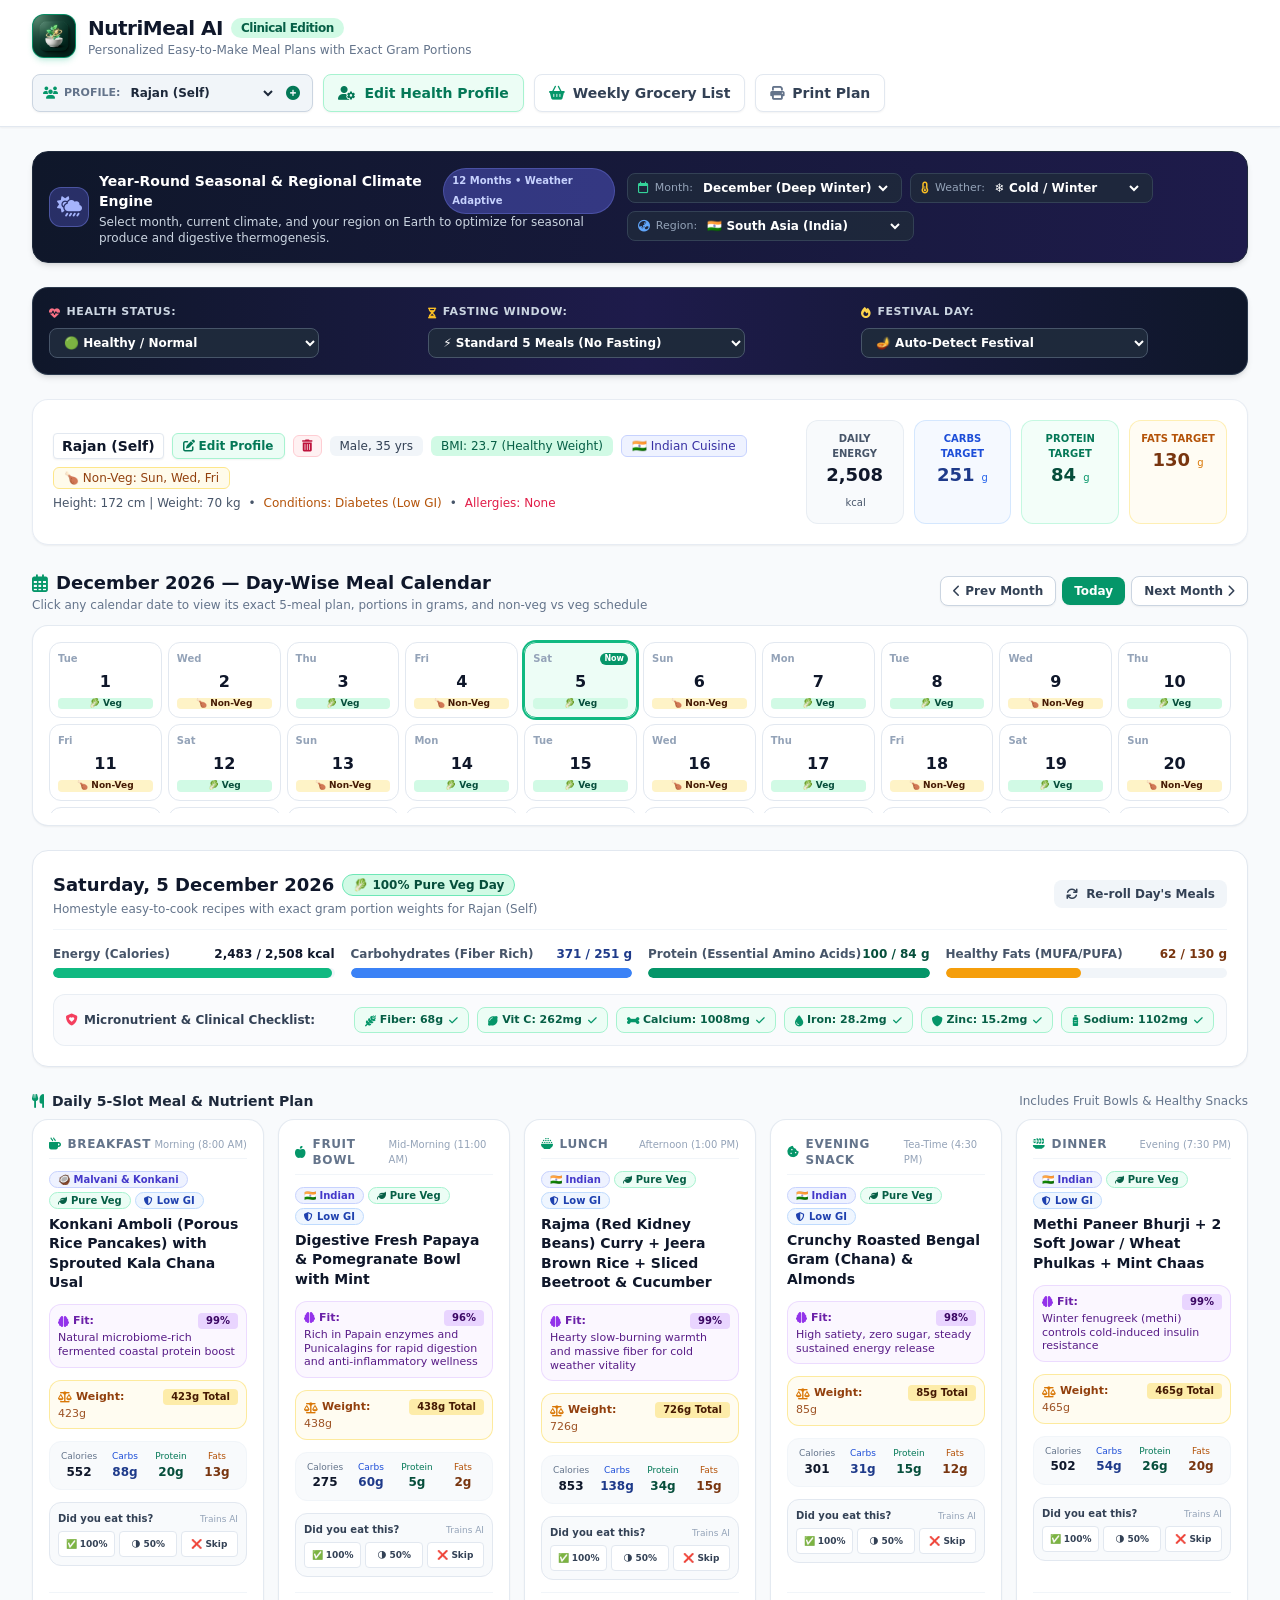
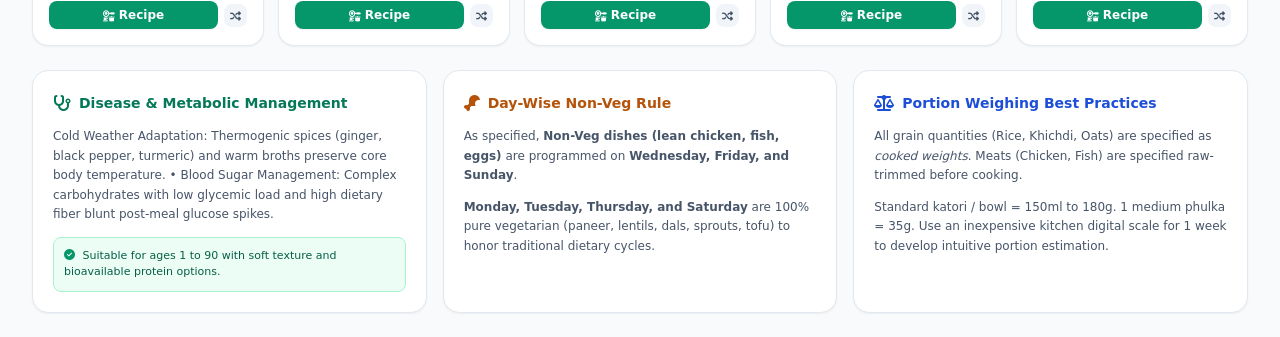
<file: index.html>
<!DOCTYPE html>
<html lang="en">
<head>
  <meta charset="UTF-8">
  <meta name="viewport" content="width=device-width, initial-scale=1.0">
  <title>NutriMeal AI - Personalized Daily Nutrition & Meal Planner</title>
  <link rel="icon" type="image/jpeg" href="app_icon.jpg">
  <!-- 100% Offline Standalone Tailwind CSS Engine -->
  <script src="tailwind.js"></script>
  <!-- 100% Offline Local FontAwesome Icons -->
  <link rel="stylesheet" href="fontawesome/css/all.min.css">
  <!-- Custom Styles & System Font Stack -->
  <link rel="stylesheet" href="styles.css">
</head>
<body class="bg-slate-50 text-slate-800 min-h-screen">

  <!-- Top Navigation Bar -->
  <header class="bg-white border-b border-slate-200 sticky top-0 z-40 shadow-sm">
    <div class="max-w-7xl mx-auto px-4 sm:px-6 lg:px-8 py-3.5 flex flex-wrap items-center justify-between gap-4">
      <div class="flex items-center space-x-3">
        <div class="w-11 h-11 rounded-xl overflow-hidden shadow-md shadow-emerald-500/20 border border-emerald-500/30 flex-shrink-0 bg-emerald-700">
          <img src="app_icon.jpg" alt="NutriMeal AI Logo" class="w-full h-full object-cover">
        </div>
        <div>
          <h1 class="text-xl font-bold text-slate-900 tracking-tight flex items-center gap-2">
            NutriMeal AI
            <span class="text-xs px-2.5 py-0.5 rounded-full bg-emerald-100 text-emerald-800 font-semibold">Clinical Edition</span>
          </h1>
          <p class="text-xs text-slate-500">Personalized Easy-to-Make Meal Plans with Exact Gram Portions</p>
        </div>
      </div>

      <!-- Action Buttons & Name-Wise Profile Switcher -->
      <div class="flex items-center flex-wrap gap-2.5 no-print">
        <!-- Family / Name Profile Switcher Dropdown -->
        <div class="flex items-center gap-1.5 bg-slate-100 border border-slate-300 rounded-lg px-2.5 py-1.5 text-xs shadow-sm">
          <i class="fa-solid fa-users text-emerald-600"></i>
          <span class="text-slate-500 font-bold text-[11px] uppercase">Profile:</span>
          <select id="selActiveProfile" class="bg-transparent font-bold text-slate-800 focus:outline-none cursor-pointer text-xs max-w-[150px] truncate">
            <!-- Populated dynamically by JS -->
          </select>
          <button id="btnNewProfileQuick" type="button" class="text-emerald-700 hover:text-emerald-900 transition p-0.5 ml-0.5" title="Add New Family Profile">
            <i class="fa-solid fa-circle-plus text-sm"></i>
          </button>
        </div>

        <button id="btnOpenProfile" class="inline-flex items-center gap-2 px-3.5 py-2 text-xs sm:text-sm font-semibold rounded-lg bg-emerald-50 text-emerald-700 hover:bg-emerald-100 transition border border-emerald-200 shadow-sm cursor-pointer">
          <i class="fa-solid fa-user-gear"></i>
          <span>Edit Health Profile</span>
        </button>
        <button id="btnOpenGrocery" class="inline-flex items-center gap-2 px-3.5 py-2 text-xs sm:text-sm font-semibold rounded-lg bg-white text-slate-700 hover:bg-slate-50 transition border border-slate-200 shadow-sm">
          <i class="fa-solid fa-basket-shopping text-emerald-600"></i>
          <span>Weekly Grocery List</span>
        </button>
        <button onclick="window.print()" class="inline-flex items-center gap-2 px-3.5 py-2 text-xs sm:text-sm font-semibold rounded-lg bg-white text-slate-700 hover:bg-slate-50 transition border border-slate-200 shadow-sm">
          <i class="fa-solid fa-print text-slate-500"></i>
          <span>Print Plan</span>
        </button>
      </div>
    </div>
  </header>

  <!-- Main Content Container -->
  <main class="max-w-7xl mx-auto px-4 sm:px-6 lg:px-8 py-6 space-y-6">

    <!-- Seasonal, Weather & Regional Climate Control Bar -->
    <section class="bg-gradient-to-r from-slate-900 to-indigo-950 text-white rounded-2xl p-4 shadow-md border border-slate-800 space-y-3">
      <div class="flex flex-col lg:flex-row lg:items-center justify-between gap-3">
        <div class="flex items-center gap-2.5">
          <div class="w-10 h-10 rounded-xl bg-indigo-500/30 border border-indigo-400/40 flex items-center justify-center text-indigo-300 shrink-0">
            <i class="fa-solid fa-cloud-sun-rain text-xl"></i>
          </div>
          <div>
            <h3 class="text-sm font-bold flex items-center gap-2 text-white">
              Year-Round Seasonal & Regional Climate Engine
              <span class="text-[10px] px-2 py-0.5 rounded-full bg-indigo-500/40 text-indigo-200 border border-indigo-400/30 font-semibold">12 Months • Weather Adaptive</span>
            </h3>
            <p class="text-xs text-slate-300">Select month, current climate, and your region on Earth to optimize for seasonal produce and digestive thermogenesis.</p>
          </div>
        </div>

        <!-- Quick Controls Row -->
        <div class="flex flex-wrap items-center gap-2">
          <!-- Month Selector -->
          <div class="flex items-center gap-1.5 bg-slate-800/90 border border-slate-700 rounded-lg px-2.5 py-1.5 text-xs">
            <i class="fa-regular fa-calendar text-emerald-400"></i>
            <span class="text-slate-400 text-[11px]">Month:</span>
            <select id="selMonth" class="bg-transparent text-white font-semibold focus:outline-none cursor-pointer">
              <option value="1" class="text-slate-900">January (Winter)</option>
              <option value="2" class="text-slate-900">February (Winter)</option>
              <option value="3" class="text-slate-900">March (Spring)</option>
              <option value="4" class="text-slate-900">April (Summer/Dry)</option>
              <option value="5" class="text-slate-900">May (Summer Peak)</option>
              <option value="6" class="text-slate-900">June (Monsoon/Summer)</option>
              <option value="7" class="text-slate-900">July (Monsoon/Rainy)</option>
              <option value="8" class="text-slate-900">August (Monsoon/Rainy)</option>
              <option value="9" class="text-slate-900">September (Autumn)</option>
              <option value="10" class="text-slate-900">October (Autumn)</option>
              <option value="11" class="text-slate-900" selected>November (Winter Chills)</option>
              <option value="12" class="text-slate-900">December (Deep Winter)</option>
            </select>
          </div>

          <!-- Weather Selector -->
          <div class="flex items-center gap-1.5 bg-slate-800/90 border border-slate-700 rounded-lg px-2.5 py-1.5 text-xs">
            <i class="fa-solid fa-temperature-half text-amber-400"></i>
            <span class="text-slate-400 text-[11px]">Weather:</span>
            <select id="selWeather" class="bg-transparent text-white font-semibold focus:outline-none cursor-pointer">
              <option value="cold" class="text-slate-900" selected>❄️ Cold / Winter</option>
              <option value="hot" class="text-slate-900">☀️ Sunny / Hot</option>
              <option value="rainy" class="text-slate-900">🌧️ Rainy / Monsoon</option>
              <option value="moderate" class="text-slate-900">🍃 Moderate</option>
            </select>
          </div>

          <!-- Earth Region Selector -->
          <div class="flex items-center gap-1.5 bg-slate-800/90 border border-slate-700 rounded-lg px-2.5 py-1.5 text-xs">
            <i class="fa-solid fa-earth-asia text-blue-400"></i>
            <span class="text-slate-400 text-[11px]">Region:</span>
            <select id="selEarthRegion" class="bg-transparent text-white font-semibold focus:outline-none cursor-pointer">
              <option value="south_asia" class="text-slate-900" selected>🇮🇳 South Asia (India)</option>
              <option value="north_america" class="text-slate-900">🇺🇸 North America</option>
              <option value="mediterranean" class="text-slate-900">🇬🇷 Europe / Mediterranean</option>
              <option value="east_asia" class="text-slate-900">🇯🇵 East Asia</option>
              <option value="latin_america" class="text-slate-900">🇲🇽 Latin America / Tropics</option>
            </select>
          </div>
        </div>
      </div>
    </section>

    <!-- Acute Illness & Intermittent Fasting & Festival Quick Control Bar -->
    <section class="bg-gradient-to-r from-slate-900 via-indigo-950 to-slate-900 border border-slate-700/80 rounded-2xl p-3.5 sm:p-4 text-white shadow-md">
      <div class="flex flex-col lg:flex-row items-start lg:items-center justify-between gap-3">
        <!-- Health Status (Fever / Cold / Viral / Lite Eating) -->
        <div class="flex items-center gap-2 flex-wrap text-xs">
          <span class="text-slate-300 font-bold flex items-center gap-1.5 text-[11px] uppercase tracking-wider">
            <i class="fa-solid fa-heart-pulse text-rose-400"></i> Health Status:
          </span>
          <select id="quickHealthStatus" class="bg-slate-800 border border-slate-600 rounded-lg px-2.5 py-1.5 text-xs text-white font-semibold cursor-pointer focus:ring-2 focus:ring-emerald-400">
            <option value="healthy" selected>🟢 Healthy / Normal</option>
            <option value="fever">🌡️ Fever (Gentle & Hydrating)</option>
            <option value="cold">🤧 Cold & Cough (Warm Broths)</option>
            <option value="viral">🦠 Viral Infection (Immune Boost)</option>
            <option value="lite">🍃 Lite Eating (Digestion Rest)</option>
          </select>
        </div>

        <!-- Intermittent Fasting (IF) -->
        <div class="flex items-center gap-2 flex-wrap text-xs">
          <span class="text-slate-300 font-bold flex items-center gap-1.5 text-[11px] uppercase tracking-wider">
            <i class="fa-solid fa-hourglass-half text-amber-400"></i> Fasting Window:
          </span>
          <select id="quickFastingMode" class="bg-slate-800 border border-slate-600 rounded-lg px-2.5 py-1.5 text-xs text-white font-semibold cursor-pointer focus:ring-2 focus:ring-emerald-400">
            <option value="none" selected>⚡ Standard 5 Meals (No Fasting)</option>
            <option value="16_8">⏳ 16:8 Fasting (12 PM – 8 PM Window)</option>
            <option value="14_10">⏱️ 14:10 Fasting (10 AM – 8 PM Window)</option>
            <option value="upvas">🕊️ Religious Upvas / Fasting</option>
          </select>
        </div>

        <!-- Festival Day Selector -->
        <div class="flex items-center gap-2 flex-wrap text-xs">
          <span class="text-slate-300 font-bold flex items-center gap-1.5 text-[11px] uppercase tracking-wider">
            <i class="fa-solid fa-fire text-amber-300"></i> Festival Day:
          </span>
          <select id="quickFestivalSelector" class="bg-slate-800 border border-slate-600 rounded-lg px-2.5 py-1.5 text-xs text-white font-semibold cursor-pointer focus:ring-2 focus:ring-emerald-400">
            <option value="auto" selected>🪔 Auto-Detect Festival</option>
            <option value="ganeshotsav">🕉️ Ganeshotsav (Modak Special)</option>
            <option value="diwali">🪔 Diwali (Shahi Feast & Gujiya)</option>
            <option value="holi">🎨 Holi (Almond Thandai & Feast)</option>
            <option value="sharad_navratri">🔱 Navratri Fast (Farali Sama Pulao)</option>
            <option value="makar_sankranti">🪁 Makar Sankranti / Pongal</option>
            <option value="none">Regular Day (No Festival)</option>
          </select>
        </div>
      </div>
    </section>

    <!-- Next-Day Nutritional Compensation Alert Banner -->
    <section id="compensationBanner" class="bg-amber-50 border border-amber-200 rounded-2xl p-4 shadow-sm hidden">
      <div class="flex flex-col sm:flex-row items-start sm:items-center justify-between gap-3">
        <div class="flex items-start gap-3">
          <div class="w-8 h-8 rounded-lg bg-amber-500 text-white flex items-center justify-center font-bold text-sm shrink-0">
            <i class="fa-solid fa-bolt"></i>
          </div>
          <div>
            <h4 class="text-xs sm:text-sm font-bold text-amber-950 flex items-center gap-2">
              Next-Day Nutritional Compensation Active
              <span class="text-[10px] px-2 py-0.5 rounded bg-amber-200 text-amber-900 font-semibold">Clinically Safe Rebalancing</span>
            </h4>
            <p id="compensationMessageText" class="text-xs text-amber-800 leading-relaxed mt-0.5">
              Yesterday had an intake deficit. Today's meals have been adjusted to safely restore metabolic balance.
            </p>
          </div>
        </div>
        <div id="compensationBoosterPill" class="shrink-0 text-xs bg-white px-3 py-1.5 rounded-lg border border-amber-200 font-bold text-amber-900 shadow-sm">
          +15g Protein Recovery Added
        </div>
      </div>
    </section>

    <!-- User Profile Overview Banner -->
    <section class="glass-panel rounded-2xl p-4 sm:p-5 shadow-sm border border-slate-200/80">
      <div class="flex flex-col lg:flex-row lg:items-center justify-between gap-4">
        <div class="space-y-1.5">
          <div class="flex flex-wrap items-center gap-2">
            <span class="text-sm font-extrabold text-slate-900 bg-white px-2 py-0.5 rounded border border-slate-200 shadow-sm" id="profileNameDisplay">User Profile</span>
            <button id="btnEditBannerProfile" type="button" class="text-xs px-2.5 py-1 rounded-md bg-emerald-50 text-emerald-700 border border-emerald-200 hover:bg-emerald-100 font-bold inline-flex items-center gap-1 transition cursor-pointer shadow-sm">
              <i class="fa-solid fa-pen-to-square"></i> Edit Profile
            </button>
            <button id="btnDeleteCurrentProfile" type="button" class="text-xs px-2 py-1 rounded-md bg-rose-50 text-rose-700 border border-rose-200 hover:bg-rose-100 font-semibold inline-flex items-center gap-1 transition cursor-pointer" title="Delete Profile">
              <i class="fa-solid fa-trash-can"></i>
            </button>
            <span id="profileGenderAgeBadge" class="text-xs px-2.5 py-0.5 rounded-md bg-slate-100 text-slate-700 font-medium">Male, 35 yrs</span>
            <span id="profileBmiBadge" class="text-xs px-2.5 py-0.5 rounded-md font-medium bg-emerald-100 text-emerald-800">BMI: 23.5 (Normal)</span>
            <span id="profileNationalityBadge" class="text-xs px-2.5 py-0.5 rounded-md font-medium bg-indigo-50 text-indigo-800 border border-indigo-200">
              🇮🇳 Indian Cuisine
            </span>
            <span id="profileNonVegRuleBadge" class="text-xs px-2.5 py-0.5 rounded-md font-medium bg-amber-50 text-amber-800 border border-amber-200">
              🍗 Non-Veg: Sun, Wed, Fri
            </span>
          </div>
          <div class="flex flex-wrap items-center gap-2 text-xs text-slate-600">
            <span id="profileMeasurements">Height: 172 cm | Weight: 70 kg</span>
            <span>•</span>
            <span id="profileConditionsDisplay" class="text-amber-700 font-medium">Condition: Diabetes Managed (Low GI)</span>
            <span>•</span>
            <span id="profileAllergiesDisplay" class="text-rose-600 font-medium">Allergies: None</span>
          </div>
        </div>

        <!-- Macro Target Quick Pills -->
        <div class="grid grid-cols-2 sm:grid-cols-4 gap-2.5 lg:w-auto w-full">
          <div class="bg-slate-50 rounded-xl p-2.5 border border-slate-200/70 text-center">
            <span class="text-[10px] uppercase font-bold text-slate-600 block">Daily Energy</span>
            <span id="targetCaloriesVal" class="text-base sm:text-lg font-bold text-slate-900">1,950</span>
            <span class="text-[10px] text-slate-600 font-medium ml-0.5">kcal</span>
          </div>
          <div class="bg-blue-50/60 rounded-xl p-2.5 border border-blue-200/60 text-center">
            <span class="text-[10px] uppercase font-bold text-blue-700 block">Carbs Target</span>
            <span id="targetCarbsVal" class="text-base sm:text-lg font-bold text-blue-900">195</span>
            <span class="text-[10px] text-blue-600 font-medium ml-0.5">g</span>
          </div>
          <div class="bg-emerald-50/60 rounded-xl p-2.5 border border-emerald-200/60 text-center">
            <span class="text-[10px] uppercase font-bold text-emerald-700 block">Protein Target</span>
            <span id="targetProteinVal" class="text-base sm:text-lg font-bold text-emerald-900">88</span>
            <span class="text-[10px] text-emerald-600 font-medium ml-0.5">g</span>
          </div>
          <div class="bg-amber-50/60 rounded-xl p-2.5 border border-amber-200/60 text-center">
            <span class="text-[10px] uppercase font-bold text-amber-700 block">Fats Target</span>
            <span id="targetFatVal" class="text-base sm:text-lg font-bold text-amber-900">58</span>
            <span class="text-[10px] text-amber-600 font-medium ml-0.5">g</span>
          </div>
        </div>
      </div>
    </section>

    <!-- Month-Wise Calendar Navigation (Exact Calendar Dates) -->
    <section class="space-y-3">
      <div class="flex flex-col sm:flex-row items-start sm:items-center justify-between gap-2.5">
        <div>
          <h2 class="text-base sm:text-lg font-bold text-slate-900 flex items-center gap-2">
            <i class="fa-regular fa-calendar-days text-emerald-600"></i>
            <span id="calendarMonthHeading">November 2026 — Day-Wise Meal Calendar</span>
          </h2>
          <p class="text-xs text-slate-500">
            Click any calendar date to view its exact 5-meal plan, portions in grams, and non-veg vs veg schedule
          </p>
        </div>

        <!-- Month Navigation Controls -->
        <div class="flex items-center gap-1.5 self-stretch sm:self-auto justify-between sm:justify-end">
          <button id="btnPrevMonth" class="px-3 py-1.5 rounded-lg border border-slate-300 bg-white hover:bg-slate-50 text-slate-700 text-xs font-bold transition flex items-center gap-1 shadow-sm">
            <i class="fa-solid fa-chevron-left"></i> <span>Prev Month</span>
          </button>
          <button id="btnTodayMonth" class="px-3 py-1.5 rounded-lg bg-emerald-600 hover:bg-emerald-700 text-white text-xs font-bold transition shadow-sm">
            Today
          </button>
          <button id="btnNextMonth" class="px-3 py-1.5 rounded-lg border border-slate-300 bg-white hover:bg-slate-50 text-slate-700 text-xs font-bold transition flex items-center gap-1 shadow-sm">
            <span>Next Month</span> <i class="fa-solid fa-chevron-right"></i>
          </button>
        </div>
      </div>

      <!-- Scrollable Month Dates Strip / Grid -->
      <div class="bg-white rounded-2xl p-3 border border-slate-200/90 shadow-sm">
        <div class="grid grid-cols-4 sm:grid-cols-7 md:grid-cols-10 lg:grid-cols-15 gap-1.5 max-h-[175px] overflow-y-auto p-1" id="monthDatesGrid">
          <!-- Rendered dynamically by JS: Day 1..31 with weekday, badges, non-veg indicators -->
        </div>
      </div>
    </section>

    <!-- Active Day Dashboard & Nutrition Compliance Progress -->
    <section class="bg-white rounded-2xl p-4 sm:p-5 shadow-sm border border-slate-200 space-y-4">
      <div class="flex flex-col md:flex-row md:items-center justify-between gap-3 pb-3 border-b border-slate-100">
        <div>
          <div class="flex items-center gap-2 flex-wrap">
            <h3 class="text-lg font-bold text-slate-900" id="activeDayHeading">Sunday, 8 November 2026 — Balanced Nutrition</h3>
            <span id="activeDayDietBadge" class="text-xs px-2.5 py-0.5 rounded-full font-bold">🍗 Non-Veg Day</span>
            <span id="activeDayFestivalBadge" class="text-xs px-2.5 py-0.5 rounded-full font-bold bg-amber-100 text-amber-900 border border-amber-300 hidden">🪔 Festival Day</span>
            <span id="activeDayHealthBadge" class="text-xs px-2.5 py-0.5 rounded-full font-bold bg-rose-100 text-rose-900 border border-rose-200 hidden">🌡️ Fever Recovery</span>
            <span id="activeDayFastingBadge" class="text-xs px-2.5 py-0.5 rounded-full font-bold bg-purple-100 text-purple-900 border border-purple-200 hidden">⏳ 16:8 Eating Window</span>
          </div>
          <p class="text-xs text-slate-500 mt-0.5" id="activeDaySubheading">Easy 15-minute homestyle recipes tailored for your metrics</p>
        </div>

        <!-- Day Re-roll Button -->
        <button id="btnRegenerateDay" class="inline-flex items-center gap-2 px-3 py-1.5 text-xs font-semibold rounded-lg bg-slate-100 hover:bg-slate-200 text-slate-700 transition">
          <i class="fa-solid fa-arrows-rotate"></i>
          <span>Re-roll Day's Meals</span>
        </button>
      </div>

      <!-- Macro Progress Bars -->
      <div class="grid grid-cols-1 sm:grid-cols-2 lg:grid-cols-4 gap-4">
        <!-- Calories -->
        <div class="space-y-1.5">
          <div class="flex justify-between text-xs font-semibold">
            <span class="text-slate-600">Energy (Calories)</span>
            <span id="progCalText" class="text-slate-900">1,895 / 1,950 kcal</span>
          </div>
          <div class="w-full bg-slate-100 rounded-full h-2.5 overflow-hidden">
            <div id="progCalBar" class="progress-bar-fill bg-emerald-500 h-2.5 rounded-full" style="width: 95%"></div>
          </div>
        </div>

        <!-- Carbs -->
        <div class="space-y-1.5">
          <div class="flex justify-between text-xs font-semibold">
            <span class="text-slate-600">Carbohydrates (Fiber Rich)</span>
            <span id="progCarbText" class="text-blue-900">190 / 195 g</span>
          </div>
          <div class="w-full bg-slate-100 rounded-full h-2.5 overflow-hidden">
            <div id="progCarbBar" class="progress-bar-fill bg-blue-500 h-2.5 rounded-full" style="width: 97%"></div>
          </div>
        </div>

        <!-- Protein -->
        <div class="space-y-1.5">
          <div class="flex justify-between text-xs font-semibold">
            <span class="text-slate-600">Protein (Essential Amino Acids)</span>
            <span id="progProteinText" class="text-emerald-900">86 / 88 g</span>
          </div>
          <div class="w-full bg-slate-100 rounded-full h-2.5 overflow-hidden">
            <div id="progProteinBar" class="progress-bar-fill bg-emerald-600 h-2.5 rounded-full" style="width: 98%"></div>
          </div>
        </div>

        <!-- Fats -->
        <div class="space-y-1.5">
          <div class="flex justify-between text-xs font-semibold">
            <span class="text-slate-600">Healthy Fats (MUFA/PUFA)</span>
            <span id="progFatText" class="text-amber-900">54 / 58 g</span>
          </div>
          <div class="w-full bg-slate-100 rounded-full h-2.5 overflow-hidden">
            <div id="progFatBar" class="progress-bar-fill bg-amber-500 h-2.5 rounded-full" style="width: 93%"></div>
          </div>
        </div>
      </div>

      <!-- Micronutrient & Fiber Fulfillment Status Pills -->
      <div class="bg-slate-50/70 rounded-xl p-3 border border-slate-200/70 flex flex-wrap items-center justify-between gap-3 text-xs">
        <span class="font-bold text-slate-700 flex items-center gap-1.5">
          <i class="fa-solid fa-shield-heart text-rose-500"></i>
          <span>Micronutrient & Clinical Checklist:</span>
        </span>
        <div class="flex flex-wrap items-center gap-2" id="micronutrientBadges">
          <!-- Populated by JS: Fiber, Vit C, Vit D, Vit B12, Iron, Calcium, Zinc -->
        </div>
      </div>
    </section>

    <!-- 5 Meal Cards Grid: Breakfast, Mid-Morning Fruit Bowl, Lunch, Evening Snack, Dinner -->
    <section class="space-y-2">
      <div class="flex items-center justify-between">
        <h3 class="text-sm font-bold text-slate-800 flex items-center gap-2">
          <i class="fa-solid fa-utensils text-emerald-600"></i>
          <span>Daily 5-Slot Meal & Nutrient Plan</span>
        </h3>
        <span class="text-xs text-slate-500 font-medium">Includes Fruit Bowls & Healthy Snacks</span>
      </div>
      <div class="grid grid-cols-1 md:grid-cols-2 lg:grid-cols-3 xl:grid-cols-5 gap-3.5" id="mealsGrid">
        <!-- Rendered dynamically by JS: Breakfast, Fruit Bowl, Lunch, Evening Snack, Dinner -->
      </div>
    </section>

    <!-- Clinical Insights & Medical Considerations Section -->
    <section class="grid grid-cols-1 lg:grid-cols-3 gap-4">
      <!-- Clinical Advice -->
      <div class="bg-white rounded-2xl p-5 shadow-sm border border-slate-200 space-y-3">
        <div class="flex items-center gap-2 text-emerald-700 font-bold text-sm">
          <i class="fa-solid fa-stethoscope text-base"></i>
          <h4>Disease & Metabolic Management</h4>
        </div>
        <p class="text-xs text-slate-600 leading-relaxed" id="clinicalAdviceText">
          Your meal plan actively integrates low-glycemic complex carbohydrates (oats, millets, lentils) and soluble fiber to prevent postprandial glucose spikes. Sodium is capped under 2,000mg to protect vascular health.
        </p>
        <div class="text-[11px] bg-emerald-50 text-emerald-800 p-2.5 rounded-lg border border-emerald-200 font-medium">
          <i class="fa-solid fa-circle-check text-emerald-600 mr-1"></i>
          Suitable for ages 1 to 90 with soft texture and bioavailable protein options.
        </div>
      </div>

      <!-- Non-Veg Diet Schedule Rules -->
      <div class="bg-white rounded-2xl p-5 shadow-sm border border-slate-200 space-y-3">
        <div class="flex items-center gap-2 text-amber-700 font-bold text-sm">
          <i class="fa-solid fa-drumstick-bite text-base"></i>
          <h4>Day-Wise Non-Veg Rule</h4>
        </div>
        <p class="text-xs text-slate-600 leading-relaxed">
          As specified, <strong>Non-Veg dishes (lean chicken, fish, eggs)</strong> are programmed on <strong>Wednesday, Friday, and Sunday</strong>.
        </p>
        <p class="text-xs text-slate-600 leading-relaxed">
          <strong>Monday, Tuesday, Thursday, and Saturday</strong> are 100% pure vegetarian (paneer, lentils, dals, sprouts, tofu) to honor traditional dietary cycles.
        </p>
      </div>

      <!-- Exact Weight & Portion Control Guide -->
      <div class="bg-white rounded-2xl p-5 shadow-sm border border-slate-200 space-y-3">
        <div class="flex items-center gap-2 text-blue-700 font-bold text-sm">
          <i class="fa-solid fa-scale-balanced text-base"></i>
          <h4>Portion Weighing Best Practices</h4>
        </div>
        <p class="text-xs text-slate-600 leading-relaxed">
          All grain quantities (Rice, Khichdi, Oats) are specified as <em>cooked weights</em>. Meats (Chicken, Fish) are specified raw-trimmed before cooking.
        </p>
        <p class="text-xs text-slate-600 leading-relaxed">
          Standard katori / bowl = 150ml to 180g. 1 medium phulka = 35g. Use an inexpensive kitchen digital scale for 1 week to develop intuitive portion estimation.
        </p>
      </div>
    </section>

  </main>

  <!-- ========================================== -->
  <!-- MODAL: HEALTH PROFILE & BIOMETRIC SETUP -->
  <!-- ========================================== -->
  <div id="modalProfile" class="fixed inset-0 z-50 flex items-center justify-center p-4 modal-overlay hidden">
    <div class="bg-white rounded-2xl shadow-2xl max-w-2xl w-full max-h-[90vh] overflow-y-auto p-5 sm:p-6 space-y-5 border border-slate-200">
      <div class="flex items-center justify-between border-b border-slate-100 pb-3">
        <div class="flex items-center gap-2">
          <div class="w-8 h-8 rounded-lg bg-emerald-100 text-emerald-700 flex items-center justify-center font-bold">
            <i class="fa-solid fa-sliders"></i>
          </div>
          <div>
            <h3 class="text-lg font-bold text-slate-900">Personal Health & Biometric Setup</h3>
            <p class="text-xs text-slate-500">Supports ages 1 to 90, medical conditions, and allergies</p>
          </div>
        </div>
        <button id="btnCloseProfileModal" class="text-slate-400 hover:text-slate-600 text-lg p-1">
          <i class="fa-solid fa-xmark"></i>
        </button>
      </div>

      <form id="profileForm" class="space-y-4">
        <!-- Profile Name & Individual Storage (Name-Wise Profiles) -->
        <div class="bg-emerald-50/80 border border-emerald-200 rounded-xl p-3 space-y-2">
          <div class="flex items-center justify-between">
            <label class="block text-xs font-bold text-emerald-950 flex items-center gap-1.5">
              <i class="fa-solid fa-id-card text-emerald-600"></i>
              <span>Profile Name (Stored Individually by Name)</span>
            </label>
            <span class="text-[10px] text-emerald-700 font-semibold">e.g. Self, Spouse, Child, Parent</span>
          </div>
          <div class="flex flex-col sm:flex-row items-stretch sm:items-center gap-2">
            <input type="text" id="inpProfileName" placeholder="Enter Person's Name (e.g. Rajan, Aarav - Age 5, Grandpa)" class="flex-1 px-3 py-2 text-xs border border-emerald-300 rounded-lg focus:ring-2 focus:ring-emerald-500 bg-white font-bold text-slate-800" required>
            <button type="button" id="btnSaveAsNewProfile" class="px-3.5 py-2 text-xs font-bold rounded-lg bg-emerald-600 hover:bg-emerald-700 text-white transition shrink-0 shadow-sm flex items-center justify-center gap-1.5">
              <i class="fa-solid fa-user-plus"></i>
              <span>Save as New Person</span>
            </button>
          </div>
        </div>

        <!-- Biometric Row: Gender, Age, Height, Weight -->
        <div class="grid grid-cols-2 sm:grid-cols-4 gap-3">
          <!-- Gender -->
          <div>
            <label class="block text-xs font-bold text-slate-700 mb-1">Gender</label>
            <select id="inpGender" class="w-full px-3 py-2 text-xs border border-slate-200 rounded-lg focus:ring-2 focus:ring-emerald-500 bg-white">
              <option value="male">Male</option>
              <option value="female">Female</option>
              <option value="other">Other</option>
            </select>
          </div>

          <!-- Age (1 to 90) -->
          <div>
            <label class="block text-xs font-bold text-slate-700 mb-1">Age (1 - 90)</label>
            <input type="number" id="inpAge" min="1" max="90" value="35" class="w-full px-3 py-2 text-xs border border-slate-200 rounded-lg focus:ring-2 focus:ring-emerald-500" required>
          </div>

          <!-- Weight (kg) -->
          <div>
            <label class="block text-xs font-bold text-slate-700 mb-1">Weight (kg)</label>
            <input type="number" id="inpWeight" min="5" max="220" step="0.5" value="70" class="w-full px-3 py-2 text-xs border border-slate-200 rounded-lg focus:ring-2 focus:ring-emerald-500" required>
          </div>

          <!-- Height (cm) -->
          <div>
            <label class="block text-xs font-bold text-slate-700 mb-1">Height (cm)</label>
            <input type="number" id="inpHeight" min="50" max="230" value="172" class="w-full px-3 py-2 text-xs border border-slate-200 rounded-lg focus:ring-2 focus:ring-emerald-500" required>
          </div>
        </div>

        <!-- Nationality / Regional Cuisine Row -->
        <div class="border-t border-slate-100 pt-3">
          <label class="block text-xs font-bold text-slate-800 mb-1 flex items-center gap-1.5">
            <i class="fa-solid fa-earth-americas text-indigo-600"></i>
            <span>Nationality / Regional Cuisine Preference</span>
          </label>
          <select id="inpNationality" class="w-full px-3 py-2 text-xs border border-slate-200 rounded-lg focus:ring-2 focus:ring-emerald-500 bg-white font-medium">
            <option value="marathi">🚩 Maharashtrian / Marathi (Pithla Bhakri, Matki Usal, Varan Bhaat, Thalipeeth, Bharli Vangi)</option>
            <option value="malvani">🥥 Malvani & Konkani (Solkadhi, Bangda Fry, Surmai Curry, Kombdi Vade, Ghavane, Amboli)</option>
            <option value="indian" selected>🇮🇳 Pan-Indian (Poha, Dals, Sabzi, Roti, Curries, Khichdi, Idli-Sambar)</option>
            <option value="american">🇺🇸 American / Western (Oatmeal, Scrambles, Grilled Chicken, Salmon, Power Bowls)</option>
            <option value="mediterranean">🇬🇷 Mediterranean (Shakshuka, White Fish, Tabbouleh, Tzatziki, Tuscan Stews)</option>
            <option value="asian">🇯🇵 East Asian (Miso, Steamed Ginger Fish, Bok Choy, Teriyaki, Tamagoyaki)</option>
            <option value="mexican">🇲🇽 Mexican / Latin (Black Beans, Corn Tortillas, Pollo Asado, Veracruz Fish)</option>
            <option value="all">🌐 All / Global Fusion (Varied international selection)</option>
          </select>
          <p class="text-[11px] text-slate-500 mt-1">Dishes, spices, and ingredients will automatically match your selected nationality while maintaining exact macro & micronutrient targets.</p>
        </div>

        <!-- Activity & Goal Row -->
        <div class="grid grid-cols-1 sm:grid-cols-2 gap-3">
          <div>
            <label class="block text-xs font-bold text-slate-700 mb-1">Daily Activity Level</label>
            <select id="inpActivity" class="w-full px-3 py-2 text-xs border border-slate-200 rounded-lg focus:ring-2 focus:ring-emerald-500 bg-white">
              <option value="sedentary">Sedentary (Little or no exercise, desk job)</option>
              <option value="light">Lightly Active (1-3 days light exercise/walks)</option>
              <option value="moderate" selected>Moderately Active (3-5 days moderate exercise)</option>
              <option value="very_active">Very Active (6-7 days intense sports/hard labor)</option>
            </select>
          </div>

          <div>
            <label class="block text-xs font-bold text-slate-700 mb-1">Primary Nutritional Goal</label>
            <select id="inpGoal" class="w-full px-3 py-2 text-xs border border-slate-200 rounded-lg focus:ring-2 focus:ring-emerald-500 bg-white">
              <option value="maintain" selected>Maintain Health & Vitality</option>
              <option value="weight_loss">Gentle Fat Loss (Calorie deficit)</option>
              <option value="muscle_gain">Lean Muscle Synthesis (High protein)</option>
            </select>
          </div>
        </div>

        <!-- Medical Conditions (Checkboxes) -->
        <div class="border-t border-slate-100 pt-3">
          <label class="block text-xs font-bold text-slate-800 mb-1.5 flex items-center gap-1.5">
            <i class="fa-solid fa-heart-pulse text-rose-500"></i>
            <span>Medical Conditions (Select all that apply)</span>
          </label>
          <div class="grid grid-cols-2 sm:grid-cols-3 gap-2 text-xs">
            <label class="flex items-center gap-2 p-2 rounded-lg border border-slate-200 hover:bg-slate-50 cursor-pointer">
              <input type="checkbox" name="condition" value="diabetes" class="text-emerald-600 rounded">
              <span>Diabetes (Sugar Control)</span>
            </label>
            <label class="flex items-center gap-2 p-2 rounded-lg border border-slate-200 hover:bg-slate-50 cursor-pointer">
              <input type="checkbox" name="condition" value="hypertension" class="text-emerald-600 rounded">
              <span>Hypertension (BP)</span>
            </label>
            <label class="flex items-center gap-2 p-2 rounded-lg border border-slate-200 hover:bg-slate-50 cursor-pointer">
              <input type="checkbox" name="condition" value="cholesterol" class="text-emerald-600 rounded">
              <span>High Cholesterol</span>
            </label>
            <label class="flex items-center gap-2 p-2 rounded-lg border border-slate-200 hover:bg-slate-50 cursor-pointer">
              <input type="checkbox" name="condition" value="fatty_liver" class="text-emerald-600 rounded">
              <span>Fatty Liver (NAFLD)</span>
            </label>
            <label class="flex items-center gap-2 p-2 rounded-lg border border-slate-200 hover:bg-slate-50 cursor-pointer">
              <input type="checkbox" name="condition" value="gerd" class="text-emerald-600 rounded">
              <span>Acid Reflux / GERD</span>
            </label>
            <label class="flex items-center gap-2 p-2 rounded-lg border border-slate-200 hover:bg-slate-50 cursor-pointer">
              <input type="checkbox" name="condition" value="thyroid" class="text-emerald-600 rounded">
              <span>Thyroid Condition</span>
            </label>
          </div>
        </div>

        <!-- Food Allergies & Intolerances (Checkboxes) -->
        <div class="border-t border-slate-100 pt-3">
          <label class="block text-xs font-bold text-slate-800 mb-1.5 flex items-center gap-1.5">
            <i class="fa-solid fa-triangle-exclamation text-amber-500"></i>
            <span>Food Allergies & Intolerances (Exclude completely)</span>
          </label>
          <div class="grid grid-cols-2 sm:grid-cols-3 gap-2 text-xs">
            <label class="flex items-center gap-2 p-2 rounded-lg border border-slate-200 hover:bg-slate-50 cursor-pointer">
              <input type="checkbox" name="allergy" value="dairy" class="text-emerald-600 rounded">
              <span>Dairy / Lactose</span>
            </label>
            <label class="flex items-center gap-2 p-2 rounded-lg border border-slate-200 hover:bg-slate-50 cursor-pointer">
              <input type="checkbox" name="allergy" value="gluten" class="text-emerald-600 rounded">
              <span>Gluten / Wheat</span>
            </label>
            <label class="flex items-center gap-2 p-2 rounded-lg border border-slate-200 hover:bg-slate-50 cursor-pointer">
              <input type="checkbox" name="allergy" value="nuts" class="text-emerald-600 rounded">
              <span>Peanuts / Tree Nuts</span>
            </label>
            <label class="flex items-center gap-2 p-2 rounded-lg border border-slate-200 hover:bg-slate-50 cursor-pointer">
              <input type="checkbox" name="allergy" value="eggs" class="text-emerald-600 rounded">
              <span>Eggs</span>
            </label>
            <label class="flex items-center gap-2 p-2 rounded-lg border border-slate-200 hover:bg-slate-50 cursor-pointer">
              <input type="checkbox" name="allergy" value="seafood" class="text-emerald-600 rounded">
              <span>Fish & Seafood</span>
            </label>
            <label class="flex items-center gap-2 p-2 rounded-lg border border-slate-200 hover:bg-slate-50 cursor-pointer">
              <input type="checkbox" name="allergy" value="soy" class="text-emerald-600 rounded">
              <span>Soy / Soya</span>
            </label>
          </div>
        </div>

        <!-- Acute Illness & Intermittent Fasting Customization -->
        <div class="border-t border-slate-100 pt-3 grid grid-cols-1 sm:grid-cols-2 gap-3">
          <div>
            <label class="block text-xs font-bold text-slate-800 mb-1 flex items-center gap-1.5">
              <i class="fa-solid fa-heart-pulse text-rose-500"></i>
              <span>Acute Health Condition</span>
            </label>
            <select id="inpHealthStatus" class="w-full px-3 py-2 text-xs border border-slate-200 rounded-lg focus:ring-2 focus:ring-emerald-500 bg-white">
              <option value="healthy" selected>🟢 Healthy / Normal Activity</option>
              <option value="fever">🌡️ Fever (Gentle digestion & hydration)</option>
              <option value="cold">🤧 Cold & Cough (Warm broths & Vitamin C)</option>
              <option value="viral">🦠 Viral Infection (Immune recovery)</option>
              <option value="lite">🍃 Lite Eating (Digestion rest & detox)</option>
            </select>
          </div>

          <div>
            <label class="block text-xs font-bold text-slate-800 mb-1 flex items-center gap-1.5">
              <i class="fa-solid fa-hourglass-half text-amber-500"></i>
              <span>Fasting Regimen</span>
            </label>
            <select id="inpFastingMode" class="w-full px-3 py-2 text-xs border border-slate-200 rounded-lg focus:ring-2 focus:ring-emerald-500 bg-white">
              <option value="none" selected>⚡ Standard 5 Meals (No Fasting)</option>
              <option value="16_8">⏳ 16:8 Fasting (12 PM – 8 PM Window)</option>
              <option value="14_10">⏱️ 14:10 Fasting (10 AM – 8 PM Window)</option>
              <option value="upvas">🕊️ Religious Fasting / Upvas (Sattvic pure veg)</option>
            </select>
          </div>
        </div>

        <!-- Non-Veg Customization -->
        <div class="border-t border-slate-100 pt-3">
          <label class="block text-xs font-bold text-slate-800 mb-1">Non-Veg Inclusion Schedule</label>
          <p class="text-xs text-slate-500 mb-2">Default rule: Non-veg served on <strong>Sunday, Wednesday, and Friday</strong>.</p>
          <div class="flex items-center gap-2">
            <span class="text-xs px-2.5 py-1 rounded bg-amber-100 text-amber-900 font-semibold">Active: Sunday, Wednesday, Friday</span>
            <span class="text-xs text-slate-400">(Mon, Tue, Thu, Sat remain strictly vegetarian)</span>
          </div>
        </div>

        <!-- Modal Actions -->
        <div class="border-t border-slate-100 pt-4 flex items-center justify-end gap-3">
          <button type="button" id="btnCancelProfile" class="px-4 py-2 text-xs font-semibold text-slate-600 hover:bg-slate-100 rounded-lg transition">
            Cancel
          </button>
          <button type="submit" class="px-5 py-2 text-xs font-bold text-white bg-emerald-600 hover:bg-emerald-700 rounded-lg shadow-md transition">
            Save & Recalculate Nutrition
          </button>
        </div>
      </form>
    </div>
  </div>

  <!-- ========================================== -->
  <!-- MODAL: RECIPE & EASY COOKING STEPS -->
  <!-- ========================================== -->
  <div id="modalRecipe" class="fixed inset-0 z-50 flex items-center justify-center p-4 modal-overlay hidden">
    <div class="bg-white rounded-2xl shadow-2xl max-w-xl w-full max-h-[90vh] overflow-y-auto p-5 sm:p-6 space-y-4 border border-slate-200">
      <div class="flex items-center justify-between border-b border-slate-100 pb-3">
        <div>
          <div class="flex items-center gap-2">
            <span id="recCategoryBadge" class="text-xs px-2.5 py-0.5 rounded-full font-bold uppercase tracking-wider">Breakfast</span>
            <span id="recDietBadge" class="text-xs px-2.5 py-0.5 rounded-full font-bold">Pure Veg</span>
          </div>
          <h3 id="recDishTitle" class="text-lg font-bold text-slate-900 mt-1">Dish Name</h3>
        </div>
        <button id="btnCloseRecipeModal" class="text-slate-400 hover:text-slate-600 text-lg p-1">
          <i class="fa-solid fa-xmark"></i>
        </button>
      </div>

      <!-- Quick Metrics -->
      <div class="grid grid-cols-3 gap-2 text-center text-xs bg-slate-50 p-2.5 rounded-xl border border-slate-200">
        <div>
          <span class="text-slate-400 block text-[10px]">Serving Weight</span>
          <span id="recWeight" class="font-bold text-slate-800">220g</span>
        </div>
        <div>
          <span class="text-slate-400 block text-[10px]">Cooking Time</span>
          <span id="recCookTime" class="font-bold text-slate-800">10 mins</span>
        </div>
        <div>
          <span class="text-slate-400 block text-[10px]">Energy</span>
          <span id="recCalories" class="font-bold text-emerald-700">275 kcal</span>
        </div>
      </div>

      <!-- Ingredients with Exact Gram Weights -->
      <div>
        <h4 class="text-xs font-bold text-slate-900 uppercase tracking-wider mb-2 flex items-center gap-1.5">
          <i class="fa-solid fa-scale-balanced text-emerald-600"></i>
          <span>Exact Ingredient Weights</span>
        </h4>
        <ul id="recIngredientsList" class="space-y-1.5 text-xs text-slate-700 bg-slate-50 p-3 rounded-xl border border-slate-200/80">
          <!-- Populated by JS -->
        </ul>
      </div>

      <!-- Step-by-Step Easy Instructions -->
      <div>
        <h4 class="text-xs font-bold text-slate-900 uppercase tracking-wider mb-2 flex items-center gap-1.5">
          <i class="fa-solid fa-fire-burner text-amber-600"></i>
          <span>Easy Step-by-Step Instructions</span>
        </h4>
        <ol id="recStepsList" class="space-y-2 text-xs text-slate-700 list-decimal pl-5">
          <!-- Populated by JS -->
        </ol>
      </div>

      <!-- Clinical Health Rationale -->
      <div class="bg-emerald-50/80 rounded-xl p-3 border border-emerald-200/80 text-xs text-emerald-900">
        <strong class="font-bold flex items-center gap-1 mb-1">
          <i class="fa-solid fa-heart-pulse text-emerald-600"></i>
          Clinical Health Note:
        </strong>
        <p id="recHealthNote" class="leading-relaxed">Health rationale</p>
      </div>

      <div class="text-right pt-2 border-t border-slate-100">
        <button id="btnCloseRecipeBtn" class="px-4 py-2 text-xs font-bold text-slate-700 bg-slate-100 hover:bg-slate-200 rounded-lg transition">
          Close Recipe
        </button>
      </div>
    </div>
  </div>

  <!-- ========================================== -->
  <!-- MODAL: WEEKLY GROCERY & SHOPPING LIST -->
  <!-- ========================================== -->
  <div id="modalGrocery" class="fixed inset-0 z-50 flex items-center justify-center p-4 modal-overlay hidden">
    <div class="bg-white rounded-2xl shadow-2xl max-w-xl w-full max-h-[90vh] overflow-y-auto p-5 sm:p-6 space-y-4 border border-slate-200">
      <div class="flex items-center justify-between border-b border-slate-100 pb-3">
        <div class="flex items-center gap-2">
          <div class="w-8 h-8 rounded-lg bg-emerald-100 text-emerald-700 flex items-center justify-center font-bold">
            <i class="fa-solid fa-basket-shopping"></i>
          </div>
          <div>
            <h3 class="text-lg font-bold text-slate-900">Weekly Grocery Shopping List</h3>
            <p class="text-xs text-slate-500">Aggregated quantities needed for the 7-day meal plan</p>
          </div>
        </div>
        <button id="btnCloseGroceryModal" class="text-slate-400 hover:text-slate-600 text-lg p-1">
          <i class="fa-solid fa-xmark"></i>
        </button>
      </div>

      <div id="groceryListContent" class="space-y-4 text-xs">
        <!-- Rendered by JS -->
      </div>

      <div class="flex items-center justify-between gap-2 pt-3 border-t border-slate-100 flex-wrap">
        <div class="flex items-center gap-2">
          <button onclick="window.print()" class="px-3.5 py-1.5 text-xs font-semibold text-slate-700 bg-slate-100 hover:bg-slate-200 rounded-lg transition flex items-center gap-1.5 cursor-pointer">
            <i class="fa-solid fa-print"></i>
            <span>Print List</span>
          </button>
          <button id="btnCopyGrocery" type="button" class="px-3.5 py-1.5 text-xs font-semibold text-indigo-700 bg-indigo-50 hover:bg-indigo-100 rounded-lg transition flex items-center gap-1.5 border border-indigo-200 cursor-pointer">
            <i class="fa-solid fa-copy"></i>
            <span id="btnCopyGroceryText">Copy to Clipboard</span>
          </button>
        </div>
        <button id="btnCloseGroceryBtn" class="px-5 py-1.5 text-xs font-bold text-white bg-emerald-600 hover:bg-emerald-700 rounded-lg transition cursor-pointer">
          Done
        </button>
      </div>
    </div>
  </div>

  <!-- Scripts -->
  <script src="dishes.js"></script>
  <script src="ml-engine.js"></script>
  <script src="compensation-engine.js"></script>
  <script src="nutrition-engine.js"></script>
  <script src="app.js"></script>
</body>
</html>
</file>
<file: styles.css>
/* Custom styles and print layout for NutriMeal Planner */

:root {
  --primary: #10b981;
  --primary-dark: #059669;
  --primary-light: #d1fae5;
  --accent: #f59e0b;
}

body {
  font-family: 'Outfit', 'Inter', system-ui, -apple-system, sans-serif;
  background-color: #f8fafc;
  color: #1e293b;
  -webkit-font-smoothing: antialiased;
}

/* Glassmorphism effects */
.glass-panel {
  background: rgba(255, 255, 255, 0.95);
  backdrop-filter: blur(12px);
  border: 1px solid rgba(226, 232, 240, 0.8);
}

.glass-card {
  background: #ffffff;
  border: 1px solid #e2e8f0;
  transition: all 0.25s ease-in-out;
}

.glass-card:hover {
  transform: translateY(-2px);
  box-shadow: 0 12px 24px -10px rgba(16, 185, 129, 0.15);
  border-color: #cbd5e1;
}

/* Day tab buttons */
.day-tab {
  transition: all 0.2s cubic-bezier(0.4, 0, 0.2, 1);
}

.day-tab.active {
  background: linear-gradient(135deg, #10b981 0%, #059669 100%);
  color: #ffffff;
  box-shadow: 0 4px 12px rgba(16, 185, 129, 0.35);
}

/* Progress bar fill animations */
.progress-bar-fill {
  transition: width 0.6s cubic-bezier(0.4, 0, 0.2, 1);
}

/* Custom badges */
.badge-veg {
  background-color: #ecfdf5;
  color: #065f46;
  border: 1px solid #a7f3d0;
}

.badge-nonveg {
  background-color: #fef2f2;
  color: #991b1b;
  border: 1px solid #fecaca;
}

.badge-diabetic {
  background-color: #eff6ff;
  color: #1e40af;
  border: 1px solid #bfdbfe;
}

/* Modal styling */
.modal-overlay {
  background-color: rgba(15, 23, 42, 0.6);
  backdrop-filter: blur(4px);
}

/* Custom scrollbars */
::-webkit-scrollbar {
  width: 6px;
  height: 6px;
}
::-webkit-scrollbar-track {
  background: #f1f5f9;
}
::-webkit-scrollbar-thumb {
  background: #cbd5e1;
  border-radius: 4px;
}
::-webkit-scrollbar-thumb:hover {
  background: #94a3b8;
}

/* Print optimizations for clinical meal plan */
@media print {
  body {
    background: #ffffff !important;
    color: #000000 !important;
  }
  .no-print {
    display: none !important;
  }
  .print-only {
    display: block !important;
  }
  .glass-card {
    box-shadow: none !important;
    border: 1px solid #cccccc !important;
    break-inside: avoid;
  }
}
</file>
